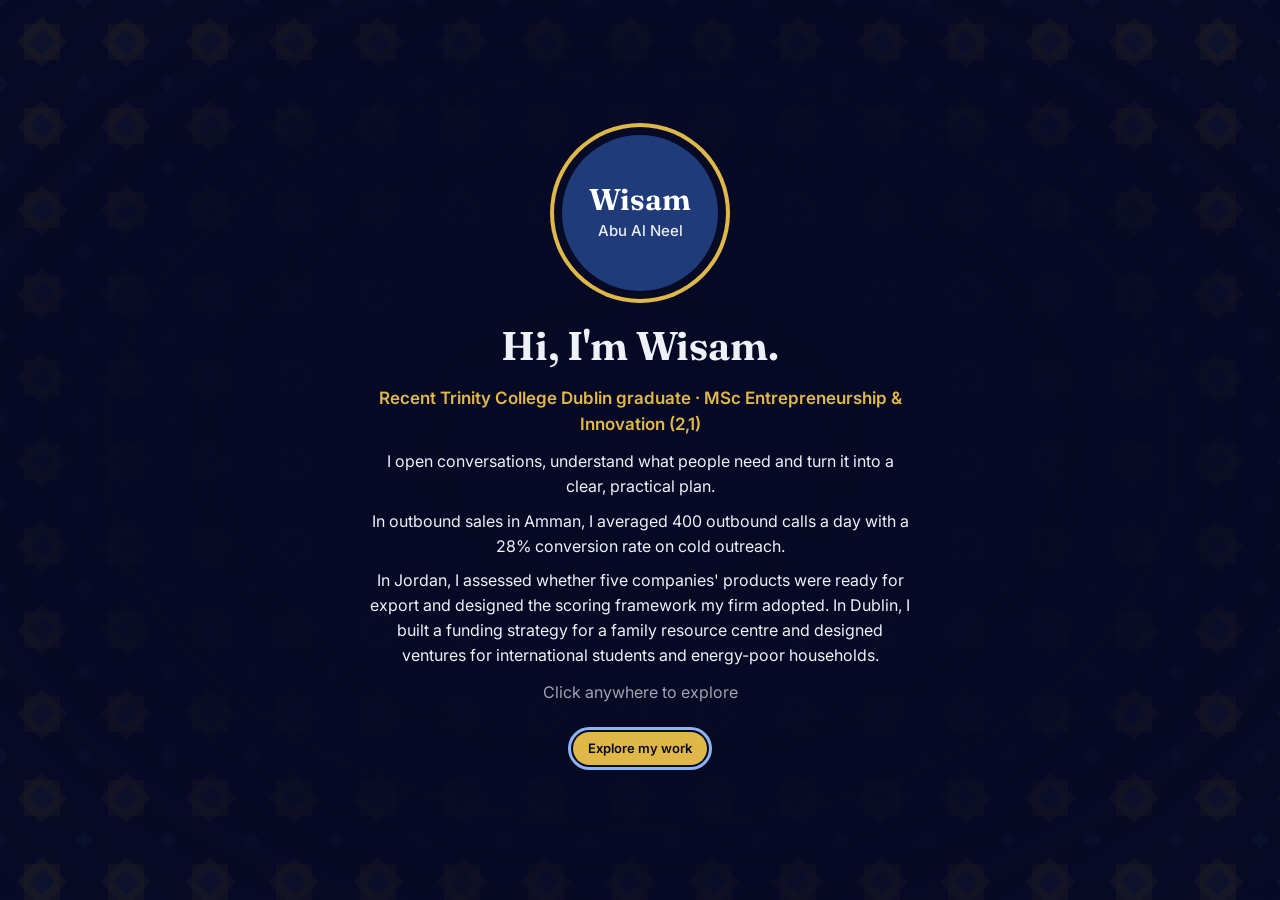
<file: index.html>
<!doctype html>
<html lang="en">
<head>
  <meta charset="utf-8">
  <meta name="viewport" content="width=device-width, initial-scale=1, viewport-fit=cover">
  <title>Wisam Abu Al Neel</title>
  <meta name="description" content="Wisam Abu Al Neel: sales, business development and consulting. Recent Trinity College Dublin graduate. Explore my experience, projects and story as an interactive web.">
  <meta property="og:type" content="website">
  <meta property="og:title" content="Wisam Abu Al Neel: Portfolio">
  <meta property="og:description" content="Sales, business development and consulting. Recent Trinity College Dublin graduate, available now in Dublin.">
  <meta property="og:url" content="https://wizahm.github.io/">
  <meta property="og:image" content="https://wizahm.github.io/og.png">
  <meta property="og:image:width" content="1200">
  <meta property="og:image:height" content="630">
  <meta property="og:image:alt" content="Wisam Abu Al Neel: sales, business development and consulting">
  <meta name="twitter:card" content="summary_large_image">
  <meta name="theme-color" content="#070a25">
  <meta name="color-scheme" content="dark">
  <link rel="icon" href="data:image/svg+xml,%3Csvg xmlns='http://www.w3.org/2000/svg' viewBox='0 0 64 64'%3E%3Crect x='14' y='14' width='36' height='36' fill='%231F4E99'/%3E%3Crect x='14' y='14' width='36' height='36' fill='%23C9A227' transform='rotate(45 32 32)' opacity='.85'/%3E%3C/svg%3E">
  <link rel="preconnect" href="https://fonts.googleapis.com">
  <link rel="preconnect" href="https://fonts.gstatic.com" crossorigin>
  <link href="https://fonts.googleapis.com/css2?family=Fraunces:opsz,wght@9..144,500;9..144,650&family=Inter:wght@400;500;600&display=swap" rel="stylesheet">
  <link rel="stylesheet" href="styles.css?v=20">

  <!-- Umami Cloud analytics (cookieless, GDPR-friendly).
       1. Create a website at https://cloud.umami.is
       2. Paste its Website ID below. Until then nothing is sent. -->
  <script defer src="https://cloud.umami.is/script.js" data-website-id="65227b22-2c8e-4b10-8df7-d0cecbe84150" data-domains="wizahm.github.io"></script>

  <script src="data.js?v=20"></script>
</head>
<body>
  <!-- Mosaic background: three tile patterns that cross-fade with the theme -->
  <svg class="mosaic" aria-hidden="true" focusable="false">
    <defs>
      <pattern id="p-star" width="84" height="84" patternUnits="userSpaceOnUse">
        <rect width="84" height="84" class="t-c"/>
        <rect x="24" y="24" width="36" height="36" class="t-a"/>
        <rect x="24" y="24" width="36" height="36" class="t-a" transform="rotate(45 42 42)"/>
        <rect x="33" y="33" width="18" height="18" class="t-b" transform="rotate(45 42 42)"/>
        <rect x="-6" y="-6" width="12" height="12" class="t-b" transform="rotate(45 0 0)"/>
        <rect x="78" y="-6" width="12" height="12" class="t-b" transform="rotate(45 84 0)"/>
        <rect x="-6" y="78" width="12" height="12" class="t-b" transform="rotate(45 0 84)"/>
        <rect x="78" y="78" width="12" height="12" class="t-b" transform="rotate(45 84 84)"/>
      </pattern>
      <pattern id="p-hex" width="60" height="104" patternUnits="userSpaceOnUse">
        <rect width="60" height="104" class="t-c"/>
        <polygon points="30,4 54,18 54,46 30,60 6,46 6,18" class="t-a"/>
        <polygon points="30,18 42,25 42,39 30,46 18,39 18,25" class="t-b"/>
        <polygon points="0,56 24,70 24,98 0,112 -24,98 -24,70" class="t-a"/>
        <polygon points="60,56 84,70 84,98 60,112 36,98 36,70" class="t-a"/>
      </pattern>
      <pattern id="p-diamond" width="64" height="64" patternUnits="userSpaceOnUse">
        <rect width="64" height="64" class="t-c"/>
        <polygon points="32,4 60,32 32,60 4,32" class="t-a"/>
        <polygon points="32,18 46,32 32,46 18,32" class="t-b"/>
        <circle cx="0" cy="0" r="5" class="t-b"/><circle cx="64" cy="0" r="5" class="t-b"/>
        <circle cx="0" cy="64" r="5" class="t-b"/><circle cx="64" cy="64" r="5" class="t-b"/>
      </pattern>
      <radialGradient id="veil" cx="50%" cy="50%" r="70%">
        <stop offset="0" stop-color="var(--bg)" stop-opacity=".97"/>
        <stop offset=".55" stop-color="var(--bg)" stop-opacity=".88"/>
        <stop offset="1" stop-color="var(--bg)" stop-opacity=".62"/>
      </radialGradient>
    </defs>
    <rect width="100%" height="100%" fill="url(#p-star)" class="layer" data-pattern="star"/>
    <rect width="100%" height="100%" fill="url(#p-hex)" class="layer" data-pattern="hex"/>
    <rect width="100%" height="100%" fill="url(#p-diamond)" class="layer" data-pattern="diamond"/>
    <rect width="100%" height="100%" fill="url(#veil)"/>
  </svg>

  <section id="splash" hidden aria-label="Introduction">
    <div class="splash-inner">
      <div class="splash-me" id="splashMe" aria-hidden="true"><b>Wisam</b><span>Abu Al Neel</span></div>
      <div class="splash-text">
        <h1 id="splashHello"></h1>
        <p class="lead" id="splashLead"></p>
        <div id="splashLines"></div>
        <p class="splash-skip" id="splashSkip">Click anywhere to explore</p>
      </div>
      <button class="chip chip-solid splash-go" id="splashGo" type="button">Explore my work</button>
    </div>
  </section>

  <header class="topbar">
    <a class="brand" href="#/" data-nav="home" aria-label="Back to the whole web">
      <span class="brand-mark" aria-hidden="true"></span>
      <span class="brand-name">Wisam Abu Al Neel</span>
    </a>
    <nav class="actions" aria-label="Contact">
      <button class="chip" id="viewToggle" type="button" aria-pressed="false">List view</button>
      <a class="icon-btn" id="cLinkedin" target="_blank" rel="noopener" aria-label="LinkedIn">
        <svg viewBox="0 0 24 24" aria-hidden="true"><path d="M4.98 3.5a2.5 2.5 0 1 1 0 5 2.5 2.5 0 0 1 0-5zM3 9.75h4v11H3zM9.5 9.75h3.8v1.5h.06c.53-1 1.83-2.05 3.77-2.05 4.03 0 4.77 2.65 4.77 6.1v5.45h-4v-4.83c0-1.15-.02-2.63-1.6-2.63-1.6 0-1.85 1.25-1.85 2.55v4.91h-4z"/></svg>
      </a>
      <a class="icon-btn" id="cEmail" aria-label="Email">
        <svg viewBox="0 0 24 24" aria-hidden="true"><path d="M3 5h18v14H3zm2 2v.4l7 4.6 7-4.6V7zm14 2.8-7 4.6-7-4.6V17h14z"/></svg>
      </a>
      <button class="chip chip-solid" id="askOpen" type="button">Ask me<span class="long"> about…</span></button>
    </nav>
  </header>

  <main id="main">
    <svg id="web" role="group" aria-label="Interactive web of Wisam's story, experience, projects, education and skills">
      <g id="edges"></g>
      <g id="nodes"></g>
    </svg>

    <section id="list" class="list" hidden aria-label="All content as a list"></section>

    <section id="intro" class="intro card" aria-live="polite">
      <p class="kicker">Portfolio</p>
      <h1 id="introName"></h1>
      <p class="tagline" id="introTagline"></p>
      <p id="introText"></p>
      <p class="muted" id="introLoc"></p>
      <p class="hint"><span class="pulse" aria-hidden="true"></span> Tap any tile to explore. Everything is connected.</p>
    </section>

    <aside id="panel" class="panel card" hidden aria-live="polite" tabindex="-1">
      <div class="panel-head">
        <button class="back" id="panelBack" type="button"></button>
        <button class="close" id="panelClose" type="button" aria-label="Close and return to the whole web">×</button>
      </div>
      <div id="panelBody"></div>
    </aside>
  </main>

  <dialog id="ask" class="card ask">
    <form id="askForm" method="dialog">
      <div class="panel-head">
        <h2>What would you like to know more about?</h2>
        <button class="close" value="cancel" type="submit" formnovalidate aria-label="Close">×</button>
      </div>
      <p class="muted">Your answer tells me what to add next. Pick a topic or write your own.</p>
      <fieldset class="topics" id="askTopics"><legend class="sr-only">Topic</legend></fieldset>
      <label>Something else, or more detail (optional)
        <textarea name="message" rows="3" placeholder="How did you build the export scoring framework?"></textarea>
      </label>
      <button class="chip chip-solid wide" type="submit" id="askSend" value="send">Continue to the form ↗</button>
      <p class="muted small">Opens a short Google Form. You can leave your contact details there if you'd like a reply.</p>
      <p class="muted small" id="askStatus" role="status"></p>
    </form>
  </dialog>

  <noscript><p style="padding:24px">This portfolio needs JavaScript for the interactive web. You can reach me on LinkedIn: linkedin.com/in/wisam-abu-al-neel</p></noscript>
  <script src="app.js?v=20"></script>
</body>
</html>
</file>
<file: styles.css>
/* Registered colour properties so theme changes FADE instead of snapping. */
/* Midnight-to-Navy palette (color-hex.com/color-palette/97263):
   #0a031d  #070a25  #090c2a  #071132  #0a183b  → backgrounds and cards.
   Gold, ivory and per-section accents sit on top for contrast. */
@property --bg      { syntax: "<color>"; inherits: true; initial-value: #070a25; }
@property --ink     { syntax: "<color>"; inherits: true; initial-value: #EEF1F8; }
@property --accent  { syntax: "<color>"; inherits: true; initial-value: #E0B84A; }
@property --accent2 { syntax: "<color>"; inherits: true; initial-value: #8DB4F0; }
@property --fill    { syntax: "<color>"; inherits: true; initial-value: #1F3B7A; }
@property --tileA   { syntax: "<color>"; inherits: true; initial-value: #C9A227; }
@property --tileB   { syntax: "<color>"; inherits: true; initial-value: #2C4B86; }
@property --tileC   { syntax: "<color>"; inherits: true; initial-value: #090c2a; }
@property --line    { syntax: "<color>"; inherits: true; initial-value: #3B4C7E; }

:root {
  --bg: #070a25; --ink: #EEF1F8; --accent: #E0B84A; --accent2: #8DB4F0; --fill: #1F3B7A;
  --tileA: #C9A227; --tileB: #2C4B86; --tileC: #090c2a; --line: #3B4C7E;
  --muted: color-mix(in srgb, var(--ink) 66%, var(--bg));
  --card: #0a183b;
  --fade: 1.6s;              /* colour fade length: slow and gentle */
  --ease: cubic-bezier(.45,.05,.25,1);
  --panel-w: 420px;
  color-scheme: dark;
  transition:
    --bg var(--fade) var(--ease), --ink var(--fade) var(--ease), --fill var(--fade) var(--ease),
    --accent var(--fade) var(--ease), --accent2 var(--fade) var(--ease),
    --tileA var(--fade) var(--ease), --tileB var(--fade) var(--ease),
    --tileC var(--fade) var(--ease), --line var(--fade) var(--ease);
}

* { box-sizing: border-box; }
html, body { height: 100%; margin: 0; }
body {
  background: var(--bg);
  color: var(--ink);
  font: 400 15px/1.55 Inter, system-ui, -apple-system, "Segoe UI", sans-serif;
  overflow: hidden;
  -webkit-font-smoothing: antialiased;
}
/* Archery-arrow cursor: tip (1,1) is the click point. Falls back to the normal cursor if unsupported. */
html, body, #web { cursor: url("cursor-arrow.svg") 1 1, auto; }
body a, body button, body .node, body .chip, body .icon-btn, body .topics span, body .item-list button, body #splash { cursor: url("cursor-arrow-hover.svg") 1 1, pointer; }
body input, body textarea { cursor: text; }

h1, h2, h3 { font-family: Fraunces, Georgia, serif; font-weight: 650; line-height: 1.15; margin: 0 0 .4em; }
a { color: var(--accent); }
.sr-only { position: absolute; width: 1px; height: 1px; overflow: hidden; clip: rect(0 0 0 0); }

/* ── Mosaic background ── */
.mosaic { position: fixed; inset: 0; width: 100%; height: 100%; z-index: 0; }
.mosaic .t-a { fill: var(--tileA); opacity: .5; }
.mosaic .t-b { fill: var(--tileB); opacity: .75; }
.mosaic .t-c { fill: var(--tileC); }
.mosaic .layer { opacity: 0; transition: opacity 2s var(--ease); }
.mosaic .layer.on { opacity: .32; }

/* ── Top bar ── */
.topbar {
  position: fixed; top: 0; left: 0; right: 0; z-index: 5;
  display: flex; align-items: center; justify-content: space-between; gap: 12px;
  padding: max(12px, env(safe-area-inset-top)) 16px 12px;
  pointer-events: none;
}
.topbar > * { pointer-events: auto; }
.brand { display: flex; align-items: center; gap: 10px; text-decoration: none; color: var(--ink); }
.brand-mark { width: 22px; height: 22px; position: relative; }
.brand-mark::before, .brand-mark::after { content: ""; position: absolute; inset: 3px; background: var(--accent); }
.brand-mark::after { background: var(--accent2); transform: rotate(45deg); opacity: .85; }
.brand-name { font-family: Fraunces, Georgia, serif; font-weight: 650; font-size: 17px; }
.actions { display: flex; align-items: center; gap: 8px; }
.chip {
  font: 500 13px/1 Inter, sans-serif; color: var(--ink);
  background: var(--card); border: 1px solid color-mix(in srgb, var(--accent) 30%, transparent);
  border-radius: 999px; padding: 9px 14px; cursor: pointer; text-decoration: none;
  transition: background .4s, border-color .4s, transform .2s;
}
.chip:hover { border-color: var(--accent); }
.chip:focus-visible, .icon-btn:focus-visible, .back:focus-visible, .close:focus-visible { outline: 3px solid var(--accent2); outline-offset: 2px; }
.chip-solid { background: var(--accent); color: var(--bg); border-color: transparent; font-weight: 600; }
.chip-solid:hover { background: color-mix(in srgb, var(--accent) 85%, #fff); }
.chip.wide { width: 100%; padding: 12px; font-size: 14px; }
.icon-btn {
  width: 36px; height: 36px; display: grid; place-items: center; border-radius: 50%;
  background: var(--card); border: 1px solid color-mix(in srgb, var(--accent) 30%, transparent); cursor: pointer;
}
.icon-btn svg { width: 17px; height: 17px; fill: var(--accent); }

/* ── Email menu ── */
.menu {
  position: absolute; top: calc(100% - 4px); right: 16px; z-index: 6;
  min-width: 220px; padding: 8px; display: flex; flex-direction: column; gap: 2px;
}
.menu[hidden] { display: none; }
.menu-addr { margin: 4px 10px 6px; font-size: 12.5px; color: var(--muted); }
.menu a, .menu button {
  display: block; text-align: left; padding: 9px 10px; border-radius: 10px; border: 0;
  background: none; color: var(--ink); font: 500 14px Inter, sans-serif; text-decoration: none;
}
.menu a:hover, .menu button:hover, .menu a:focus-visible, .menu button:focus-visible {
  background: color-mix(in srgb, var(--accent) 14%, transparent); outline: none;
}
body .menu a, body .menu button { cursor: url("cursor-arrow-hover.svg") 1 1, pointer; }

/* ── Web (SVG graph) ── */
main { position: fixed; inset: 0; z-index: 1; }
#web { width: 100%; height: 100%; display: block; touch-action: none; user-select: none; -webkit-user-select: none; }
#web.grabbing, #web.grabbing .node { cursor: grabbing; }
.edge { stroke: var(--line); stroke-width: 1.6; fill: none; transition: opacity 1s var(--ease), stroke-width .6s; }
.edge.cross { stroke-dasharray: 4 6; opacity: .28; }
.edge.dim { opacity: .12; }
.edge.hot { stroke: var(--accent2); stroke-width: 2.4; opacity: .95; }

.node { cursor: pointer; transition: opacity 1s var(--ease); outline: none; }
.node.dim { opacity: .28; }
.node .halo { fill: var(--accent2); opacity: 0; transition: opacity .5s var(--ease); }
.node:hover .halo, .node:focus-visible .halo, .node.active .halo { opacity: .35; }
.node text { pointer-events: none; font-family: Inter, sans-serif; }
.node .lbl { font-size: 13px; font-weight: 600; fill: var(--ink); paint-order: stroke; stroke: var(--bg); stroke-width: 4px; stroke-linejoin: round; }
.node.center .core { fill: var(--fill); }
.node.center .ring { fill: none; stroke: var(--accent); stroke-width: 4; }
.node.center text { fill: #fff; stroke: none; }
.node.center .n1 { font: 650 24px Fraunces, Georgia, serif; }
.node.center .n2 { font: 500 13px Inter, sans-serif; opacity: .9; }
.node.category .tile { stroke: var(--bg); stroke-width: 3; }
.node.category text { fill: #fff; font-size: 13.5px; font-weight: 600; stroke: none; }
.node.item .dot { fill: var(--card); stroke-width: 3; }
.node.item .gem { opacity: .9; }

/* ── Cards (intro + panel) ── */
.card {
  background: var(--card);
  border: 1px solid color-mix(in srgb, var(--accent) 22%, transparent);
  border-radius: 18px;
  box-shadow: 0 14px 44px -16px rgba(0, 0, 0, .7);
}
.kicker { text-transform: uppercase; letter-spacing: .12em; font-size: 11.5px; font-weight: 600; color: var(--accent); margin: 0 0 6px; }
.muted { color: var(--muted); }
.small { font-size: 12.5px; }

.intro {
  position: absolute; left: 16px; bottom: 16px; width: min(380px, calc(100% - 32px));
  padding: 20px 22px; z-index: 3;
  transition: opacity .9s var(--ease), transform .9s var(--ease);
}
.intro h1 { font-size: 26px; }
.intro p { margin: 0 0 8px; }
.intro .tagline { font-weight: 600; color: var(--accent); }
.intro.away { opacity: 0; transform: translateY(12px); pointer-events: none; }
.hint { display: flex; gap: 8px; align-items: center; font-size: 13px; color: var(--muted); margin-top: 10px !important; }
.pulse { width: 9px; height: 9px; border-radius: 50%; background: var(--accent2); animation: breathe 3s ease-in-out infinite; }
@keyframes breathe { 0%,100% { opacity: .35; } 50% { opacity: 1; } }

.panel {
  position: absolute; top: 72px; right: 16px; bottom: 16px; width: var(--panel-w);
  overflow-y: auto; padding: 16px 22px 24px; z-index: 3;
  transition: opacity .8s var(--ease), transform .8s var(--ease);
}
.panel.entering { opacity: 0; transform: translateX(16px); }
.panel-head { display: flex; justify-content: space-between; align-items: center; gap: 8px; margin-bottom: 10px; }
.back { background: none; border: 0; padding: 6px 0; font: 500 13px Inter, sans-serif; color: var(--accent); cursor: pointer; }
.close { background: none; border: 0; font-size: 26px; line-height: 1; color: var(--muted); cursor: pointer; padding: 2px 6px; }
.panel h2 { font-size: 24px; }
.panel .meta { font-size: 13px; color: var(--muted); margin: 0 0 14px; }
.panel p { margin: 0 0 12px; }
.panel ul { padding-left: 18px; margin: 0 0 14px; }
.panel li { margin-bottom: 7px; }
.panel li::marker { color: var(--accent2); }
.tags { display: flex; flex-wrap: wrap; gap: 6px; margin: 4px 0 16px; }
.tag { font-size: 12px; padding: 4px 10px; border-radius: 999px; background: color-mix(in srgb, var(--accent) 10%, transparent); color: var(--accent); }
.section-label { font-size: 12px; font-weight: 600; text-transform: uppercase; letter-spacing: .1em; color: var(--muted); margin: 18px 0 8px; }
.related { display: flex; flex-wrap: wrap; gap: 6px; }
.item-list { list-style: none; padding: 0 !important; }
.item-list button {
  width: 100%; text-align: left; background: color-mix(in srgb, var(--accent) 5%, transparent);
  border: 1px solid color-mix(in srgb, var(--accent) 15%, transparent); border-radius: 12px;
  padding: 11px 14px; cursor: pointer; font: inherit; color: var(--ink); transition: border-color .4s, background .4s;
}
.item-list button:hover, .item-list button:focus-visible { border-color: var(--accent); background: color-mix(in srgb, var(--accent) 9%, transparent); outline: none; }
.item-list strong { display: block; }
.item-list span { font-size: 12.5px; color: var(--muted); }
.ask-this { margin-top: 18px; }

/* ── List view ── */
.list { position: absolute; inset: 0; overflow-y: auto; padding: 84px 16px 40px; z-index: 2; }
.list-inner { max-width: 760px; margin: 0 auto; }
.list section { margin-bottom: 28px; }
.list h2 { font-size: 22px; }
.list .item-list { display: grid; gap: 8px; }

/* ── Ask dialog ── */
.ask { width: min(480px, calc(100% - 32px)); padding: 20px 22px; color: var(--ink); }
.ask::backdrop { background: color-mix(in srgb, var(--ink) 35%, transparent); }
.ask h2 { font-size: 20px; margin: 0; }
.ask label { display: block; font-size: 13px; font-weight: 500; margin: 12px 0 0; }
.ask textarea, .ask input[type=email] {
  width: 100%; margin-top: 6px; font: inherit; padding: 10px 12px; border-radius: 10px;
  border: 1px solid color-mix(in srgb, var(--accent) 30%, transparent); background: var(--bg); color: var(--ink);
}
.ask .wide { margin-top: 16px; }
.topics { border: 0; padding: 0; margin: 12px 0 0; display: flex; flex-wrap: wrap; gap: 6px; }
.topics label { margin: 0; }
.topics input { position: absolute; opacity: 0; }
.topics span { display: inline-block; font-size: 13px; padding: 7px 12px; border-radius: 999px; border: 1px solid color-mix(in srgb, var(--accent) 30%, transparent); cursor: pointer; transition: background .4s, color .4s; }
.topics input:checked + span { background: var(--accent); color: var(--bg); border-color: transparent; }
.topics input:focus-visible + span { outline: 3px solid var(--accent2); outline-offset: 2px; }

/* ── Mobile: panel becomes a bottom sheet ── */
@media (max-width: 760px) {
  .brand-name { display: none; }
  .chip { padding: 8px 11px; font-size: 12.5px; }
  .icon-btn { width: 34px; height: 34px; }
  .panel {
    top: auto; left: 0; right: 0; bottom: 0; width: auto; max-height: 56vh;
    border-radius: 18px 18px 0 0; padding-bottom: max(24px, env(safe-area-inset-bottom));
  }
  .panel.entering { transform: translateY(18px); }
  .intro { left: 12px; right: 12px; bottom: 12px; width: auto; padding: 16px 18px; }
  .intro h1 { font-size: 22px; }
  .intro #introText { display: none; }
}
.chip { white-space: nowrap; }
@media (max-width: 420px) {
  .actions { gap: 6px; }
  .chip { padding: 8px 10px; font-size: 12px; }
  #askOpen .long { display: none; }
}

/* ── Landing intro: Wisam in the centre, then the web fades in around him ── */
#splash {
  position: fixed; inset: 0; z-index: 8; display: grid; place-items: center;
  padding: 24px 16px; text-align: center;
  background: radial-gradient(ellipse at center, color-mix(in srgb, var(--bg) 92%, transparent) 0 45%, transparent 75%);
  transition: opacity 1.2s var(--ease);
}
#splash.out { opacity: 0; pointer-events: none; }
#splash[hidden] { display: none; }
.splash-inner { max-width: 600px; display: flex; flex-direction: column; align-items: center; }
.splash-me {
  width: 156px; height: 156px; border-radius: 50%; background: var(--fill);
  box-shadow: 0 0 0 8px var(--bg), 0 0 0 12px var(--accent);
  display: grid; place-content: center; color: #fff; margin-bottom: 32px;
  animation: splashIn 1.2s var(--ease) both;
}
.splash-me b { font: 650 30px/1 Fraunces, Georgia, serif; }
.splash-me span { font: 500 15px Inter, sans-serif; opacity: .9; margin-top: 6px; }
.splash-text > * { animation: splashIn 1.1s var(--ease) both; }
.splash-text h1 { font-size: clamp(28px, 5vw, 40px); }
.splash-text .lead { font-size: 17px; font-weight: 600; color: var(--accent); margin: 0 0 12px; }
.splash-text p { margin: 0 auto 10px; max-width: 540px; font-size: 16px; }
.splash-text > :nth-child(1) { animation-delay: .5s; }
.splash-text > :nth-child(2) { animation-delay: .9s; }
.splash-text > :nth-child(3) { animation-delay: 1.3s; }
.splash-text > :nth-child(4) { animation-delay: 1.7s; }
.splash-go { margin-top: 18px; animation: splashIn 1.1s var(--ease) 2.1s both, softPulse 2.8s ease-in-out 3.4s infinite; }
.splash-skip { font-size: 12.5px; color: var(--muted); margin-top: 12px !important; }
@keyframes splashIn { from { opacity: 0; transform: translateY(10px); } to { opacity: 1; transform: none; } }
@keyframes softPulse { 0%, 100% { box-shadow: 0 0 0 0 color-mix(in srgb, var(--accent) 45%, transparent); } 50% { box-shadow: 0 0 0 10px transparent; } }

body.pre .topbar, body.pre #intro, body.pre #web { opacity: 0; pointer-events: none; }
.topbar, #web { transition: opacity 1.2s var(--ease); }
body.revealing #edges { animation: fadeUp 1.6s var(--ease) .5s both; }
body.revealing .node.category { animation: fadeUp 1.2s var(--ease) .45s both; }
body.revealing .node.item { animation: fadeUp 1.4s var(--ease) .9s both; }
body.revealing .topbar, body.revealing #intro { transition-delay: 1.4s; }
@keyframes fadeUp { from { opacity: 0; } }

@media (max-width: 760px) {
  .splash-me { width: 124px; height: 124px; margin-bottom: 24px; }
  .splash-me b { font-size: 25px; }
  .splash-text p { font-size: 15px; }
}

/* Respect reduced-motion: no zoom glide, colours still fade (no flashing either way). */
@media (prefers-reduced-motion: reduce) {
  .pulse { animation: none; opacity: .8; }
  .panel, .intro { transition: opacity .6s linear; transform: none !important; }
}

/* ══════════ Exploration and fun facts ══════════ */

/* Arrow-cursor flight when a tile is clicked */
.flying-arrow { position: fixed; left: 0; top: 0; width: 36px; height: 36px; z-index: 50; pointer-events: none; transform-origin: 2px 2px; }
body.shooting, body.shooting * { cursor: none !important; }

/* Arrows stuck in explored tiles */
.stuck .arrow-in { pointer-events: none; }
.stuck .arrow-in.hit { animation: arrowIn .9s cubic-bezier(.2,.8,.2,1) both; }
@keyframes arrowIn {
  0% { transform: translateX(120px); opacity: 0; }
  30% { transform: translateX(0); opacity: 1; }
  45% { transform: rotate(5deg); }
  60% { transform: rotate(-3.5deg); }
  75% { transform: rotate(2deg); }
  100% { transform: rotate(0); }
}

/* Progress pill */
.progress { font-size: 12.5px; }
.progress b { color: var(--accent); }

/* Zoom controls */
.zoom-ctl { position: fixed; right: 16px; bottom: 16px; z-index: 4; display: flex; flex-direction: column; gap: 6px; transition: opacity .6s var(--ease); }
.zoom-ctl button {
  width: 40px; height: 40px; border-radius: 12px; border: 1px solid color-mix(in srgb, var(--accent) 30%, transparent);
  background: var(--card); color: var(--ink); font: 600 20px/1 Inter, sans-serif;
}
.zoom-ctl button:hover { border-color: var(--accent); }
body.panel-open .zoom-ctl { right: calc(var(--panel-w) + 32px); }
body.pre .zoom-ctl, body.list-mode .zoom-ctl { opacity: 0; pointer-events: none; }

/* Toast */
#toast {
  position: fixed; left: 50%; top: 72px; z-index: 55; transform: translate(-50%, -12px); opacity: 0;
  background: var(--card); color: var(--ink); border: 1px solid color-mix(in srgb, var(--accent) 35%, transparent);
  border-radius: 14px; padding: 12px 18px; font-weight: 500; max-width: min(520px, calc(100% - 32px)); text-align: center;
  box-shadow: 0 14px 40px -12px rgba(0,0,0,.7); transition: opacity .6s var(--ease), transform .6s var(--ease); pointer-events: none;
}
#toast.on { opacity: 1; transform: translate(-50%, 0); }

/* Photo at the top of each subtopic */
.photo { margin: 4px 0 14px; }
.photo img { display: block; width: 100%; height: auto; aspect-ratio: 2 / 1; object-fit: cover; border-radius: 12px; background: color-mix(in srgb, var(--accent) 10%, var(--card)); }
.photo figcaption { font-size: 11.5px; color: var(--muted); margin-top: 6px; }
.photo figcaption a { color: inherit; }
.photo.full { margin: 14px 0; }
.photo.full img { aspect-ratio: auto; object-fit: contain; background: #fff; cursor: zoom-in; }

/* Related chips carry their own section colour */
.related .chip { border-color: color-mix(in srgb, var(--chip, var(--accent)) 55%, transparent); }
.list section h2 { color: var(--sec, var(--ink)); }

/* ══════════ Fun-fact stars ══════════ */
.fact-star { cursor: url("cursor-arrow-hover.svg") 1 1, pointer; outline: none; }
.fact-star .fs-glow { fill: #F5D06A; opacity: .16; transform-box: fill-box; transform-origin: center; animation: glowPulse 2.4s ease-in-out infinite; }
.fact-star .fs-body { transform-box: fill-box; transform-origin: center; animation: starTwinkle 2.4s ease-in-out infinite; }
.fact-star .fs-main { fill: #FFE9A8; stroke: #F5D06A; stroke-width: 1.5; filter: drop-shadow(0 0 6px rgba(245, 208, 106, .9)); }
.fact-star .fs-mini { fill: #FFF3C4; animation: twinkle 1.8s ease-in-out infinite; }
.fact-star .fs-mini.m2 { animation-delay: .9s; }
.fact-star:hover .fs-glow, .fact-star:focus-visible .fs-glow { opacity: .35; }
.fact-star.seen .fs-body { animation: none; transform: scale(.7); }
.fact-star.seen .fs-main { fill: #B9A46A; stroke: #8A7A4A; filter: none; }
.fact-star.seen .fs-glow, .fact-star.seen .fs-mini { display: none; }
.fact-star.pop .fs-body { animation: starPop 1s cubic-bezier(.2, 1.6, .4, 1) both, starTwinkle 2.4s ease-in-out 1s infinite; }
.fact-star.pop .fs-glow { animation: ringOut 1.2s ease-out both, glowPulse 2.4s ease-in-out 1.2s infinite; }
@keyframes twinkle { 0%, 100% { opacity: .25; } 50% { opacity: 1; } }
@keyframes starTwinkle { 0%, 100% { transform: scale(1) rotate(0); } 50% { transform: scale(1.15) rotate(12deg); } }
@keyframes glowPulse { 0%, 100% { transform: scale(1); opacity: .14; } 50% { transform: scale(1.35); opacity: .28; } }
@keyframes starPop { 0% { transform: scale(0) rotate(-90deg); } 100% { transform: scale(1) rotate(0); } }
@keyframes ringOut { 0% { transform: scale(.4); opacity: .8; } 100% { transform: scale(3); opacity: 0; } }

.fact-card {
  position: fixed; z-index: 30; left: 50%; top: 50%; transform: translate(-50%, -50%);
  width: min(420px, calc(100% - 32px)); padding: 20px 22px; border-color: color-mix(in srgb, #F5D06A 45%, transparent);
}
.fact-card[hidden] { display: none; }
.fact-card.in { animation: factIn .5s var(--ease) both; }
.fact-card .close { position: absolute; top: 8px; right: 10px; }
.fact-card .kicker { color: #F5D06A; }
.fact-card h2 { font-size: 22px; }
.fact-card p { margin: 0 0 10px; }
@keyframes factIn { from { opacity: 0; transform: translate(-50%, calc(-50% + 12px)); } to { opacity: 1; transform: translate(-50%, -50%); } }

/* Arrows at the screen edge pointing to a waiting star */
#factArrows { position: fixed; inset: 0; pointer-events: none; z-index: 6; }
.fact-arrow {
  position: absolute; left: 0; top: 0; width: 40px; height: 40px; border-radius: 50%; pointer-events: auto;
  background: rgba(10, 24, 59, .92); border: 1.5px solid #F5D06A; color: #F5D06A; display: grid; place-items: center;
  box-shadow: 0 0 14px rgba(245, 208, 106, .45); animation: arrowBob 1.6s ease-in-out infinite;
}
.fact-arrow[hidden] { display: none; }
.fact-arrow .fa-star { font-size: 16px; line-height: 1; }
.fact-arrow .fa-tip { position: absolute; inset: 0; pointer-events: none; }
.fact-arrow .fa-tip::after {
  content: ""; position: absolute; right: -9px; top: 50%; margin-top: -6px;
  border-left: 9px solid #F5D06A; border-top: 6px solid transparent; border-bottom: 6px solid transparent;
}
@keyframes arrowBob { 0%, 100% { box-shadow: 0 0 8px rgba(245, 208, 106, .35); } 50% { box-shadow: 0 0 18px rgba(245, 208, 106, .8); } }
body.pre #factArrows, body.list-mode #factArrows { display: none; }

@media (max-width: 760px) {
  body.panel-open .zoom-ctl { opacity: 0; pointer-events: none; }
  .progress .long { display: none; }
}
@media (max-width: 480px) {
  .topbar .progress { position: absolute; top: calc(100% - 4px); left: 16px; padding: 6px 10px; font-size: 12px; }
}
@media (max-width: 760px) {
  .zoom-ctl { top: 62px; bottom: auto; right: 12px; }
  .zoom-ctl button { width: 36px; height: 36px; font-size: 18px; }
}
@media (prefers-reduced-motion: reduce) {
  .splash-go, .fact-star .fs-body, .fact-star .fs-glow, .fact-star .fs-mini, .fact-arrow { animation: none !important; }
  .stuck .arrow-in.hit { animation: none; }
}
</file>
